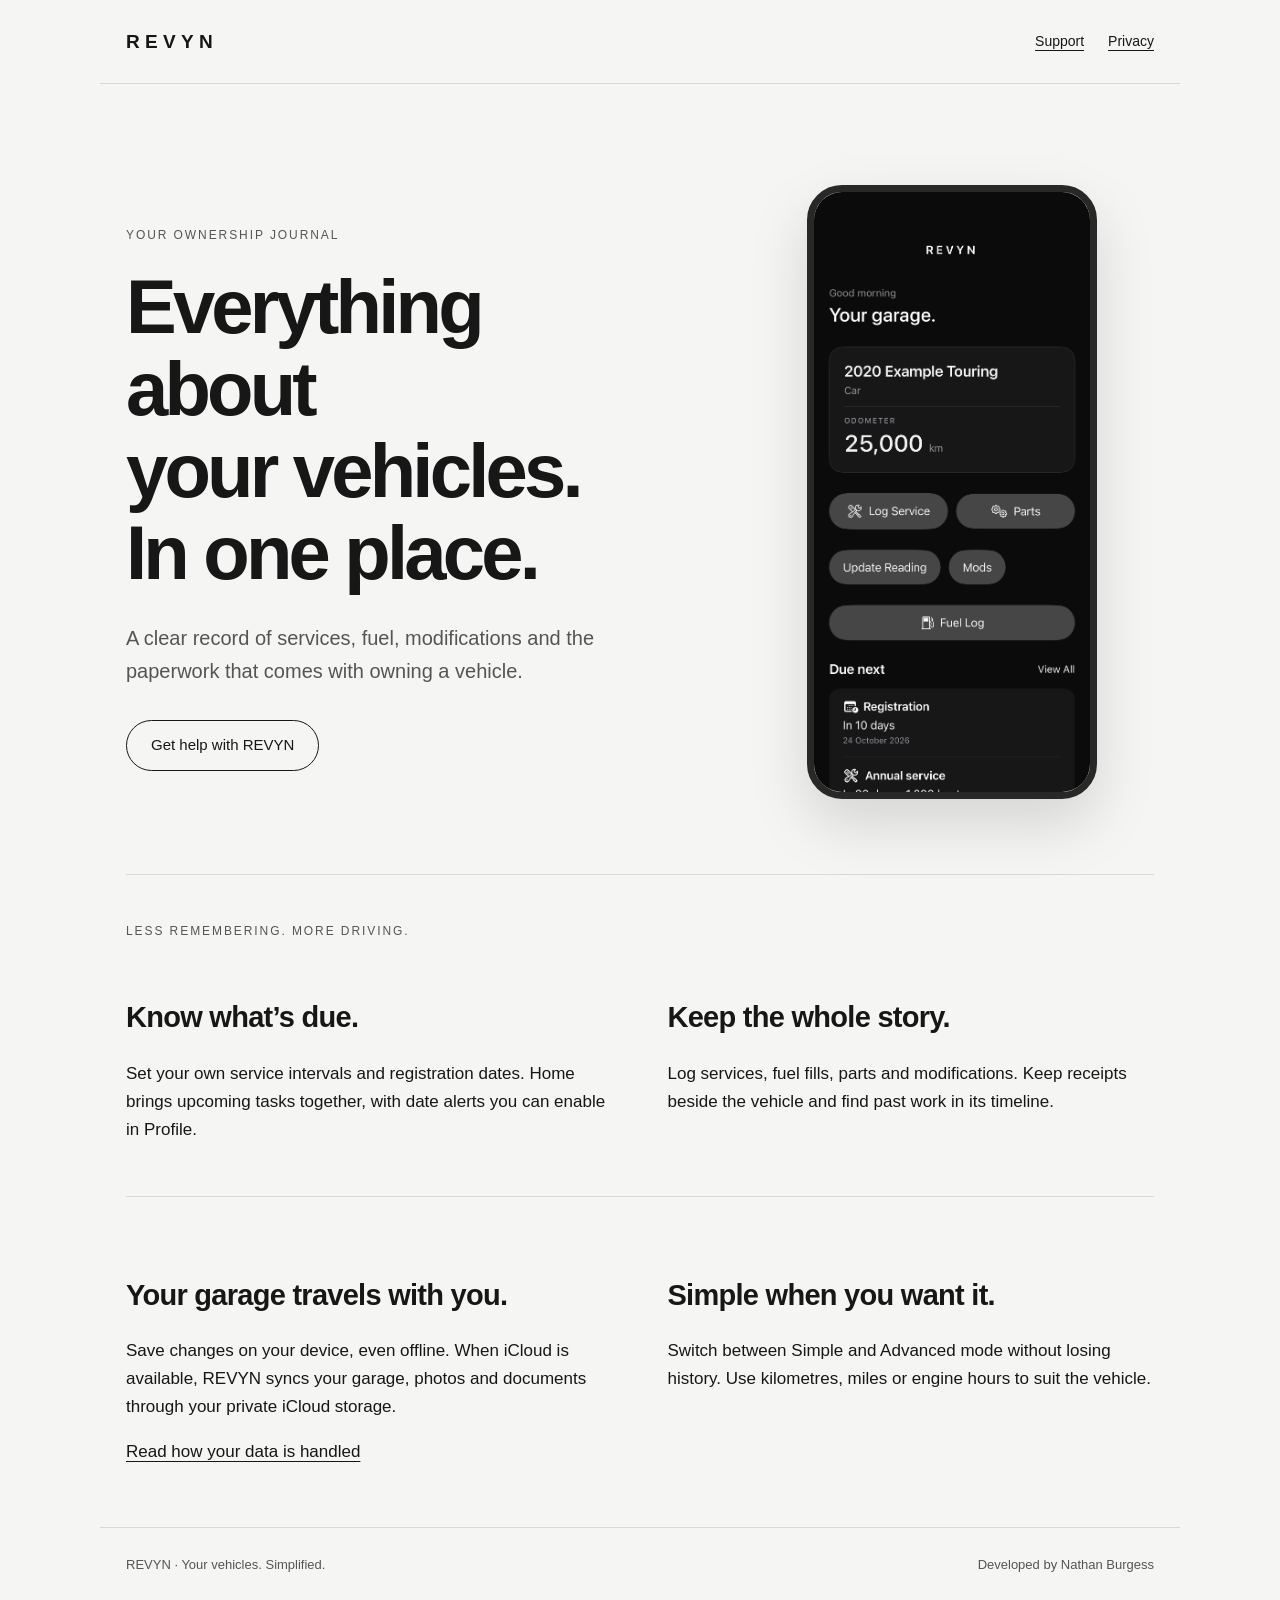
<file: index.html>
<!doctype html><html lang="en"><head><meta charset="utf-8"><meta name="viewport" content="width=device-width,initial-scale=1"><meta name="description" content="REVYN keeps services, fuel, modifications and receipts together in your personal vehicle garage."><meta name="color-scheme" content="light dark"><title>Your vehicles. Simplified. · REVYN</title><link rel="icon" href="./icon.png"><link rel="stylesheet" href="./style.css"></head><body><a class="skip" href="#main">Skip to content</a><header><a class="brand" href="./">REVYN</a><nav aria-label="Main navigation"><a href="./support.html">Support</a><a href="./privacy.html">Privacy</a></nav></header><main id="main"><section class="hero"><div><p class="eyebrow">Your ownership journal</p><h1>Everything about<br>your vehicles.<br>In one place.</h1><p class="lead">A clear record of services, fuel, modifications and the paperwork that comes with owning a vehicle.</p><a class="button" href="support.html">Get help with REVYN</a></div><img class="phone" src="home.png" alt="REVYN Home showing a saved vehicle, quick actions and upcoming registration reminders. Illustrative vehicle data."></section><section class="section"><p class="eyebrow">Less remembering. More driving.</p><div class="columns"><div><h2>Know what’s due.</h2><p>Set your own service intervals and registration dates. Home brings upcoming tasks together, with date alerts you can enable in Profile.</p></div><div><h2>Keep the whole story.</h2><p>Log services, fuel fills, parts and modifications. Keep receipts beside the vehicle and find past work in its timeline.</p></div></div></section><section class="section"><div class="columns"><div><h2>Your garage travels with you.</h2><p>Save changes on your device, even offline. When iCloud is available, REVYN syncs your garage, photos and documents through your private iCloud storage.</p><a href="privacy.html">Read how your data is handled</a></div><div><h2>Simple when you want it.</h2><p>Switch between Simple and Advanced mode without losing history. Use kilometres, miles or engine hours to suit the vehicle.</p></div></div></section></main><footer><span>REVYN · Your vehicles. Simplified.</span><span>Developed by Nathan Burgess</span></footer></body></html>
</file>
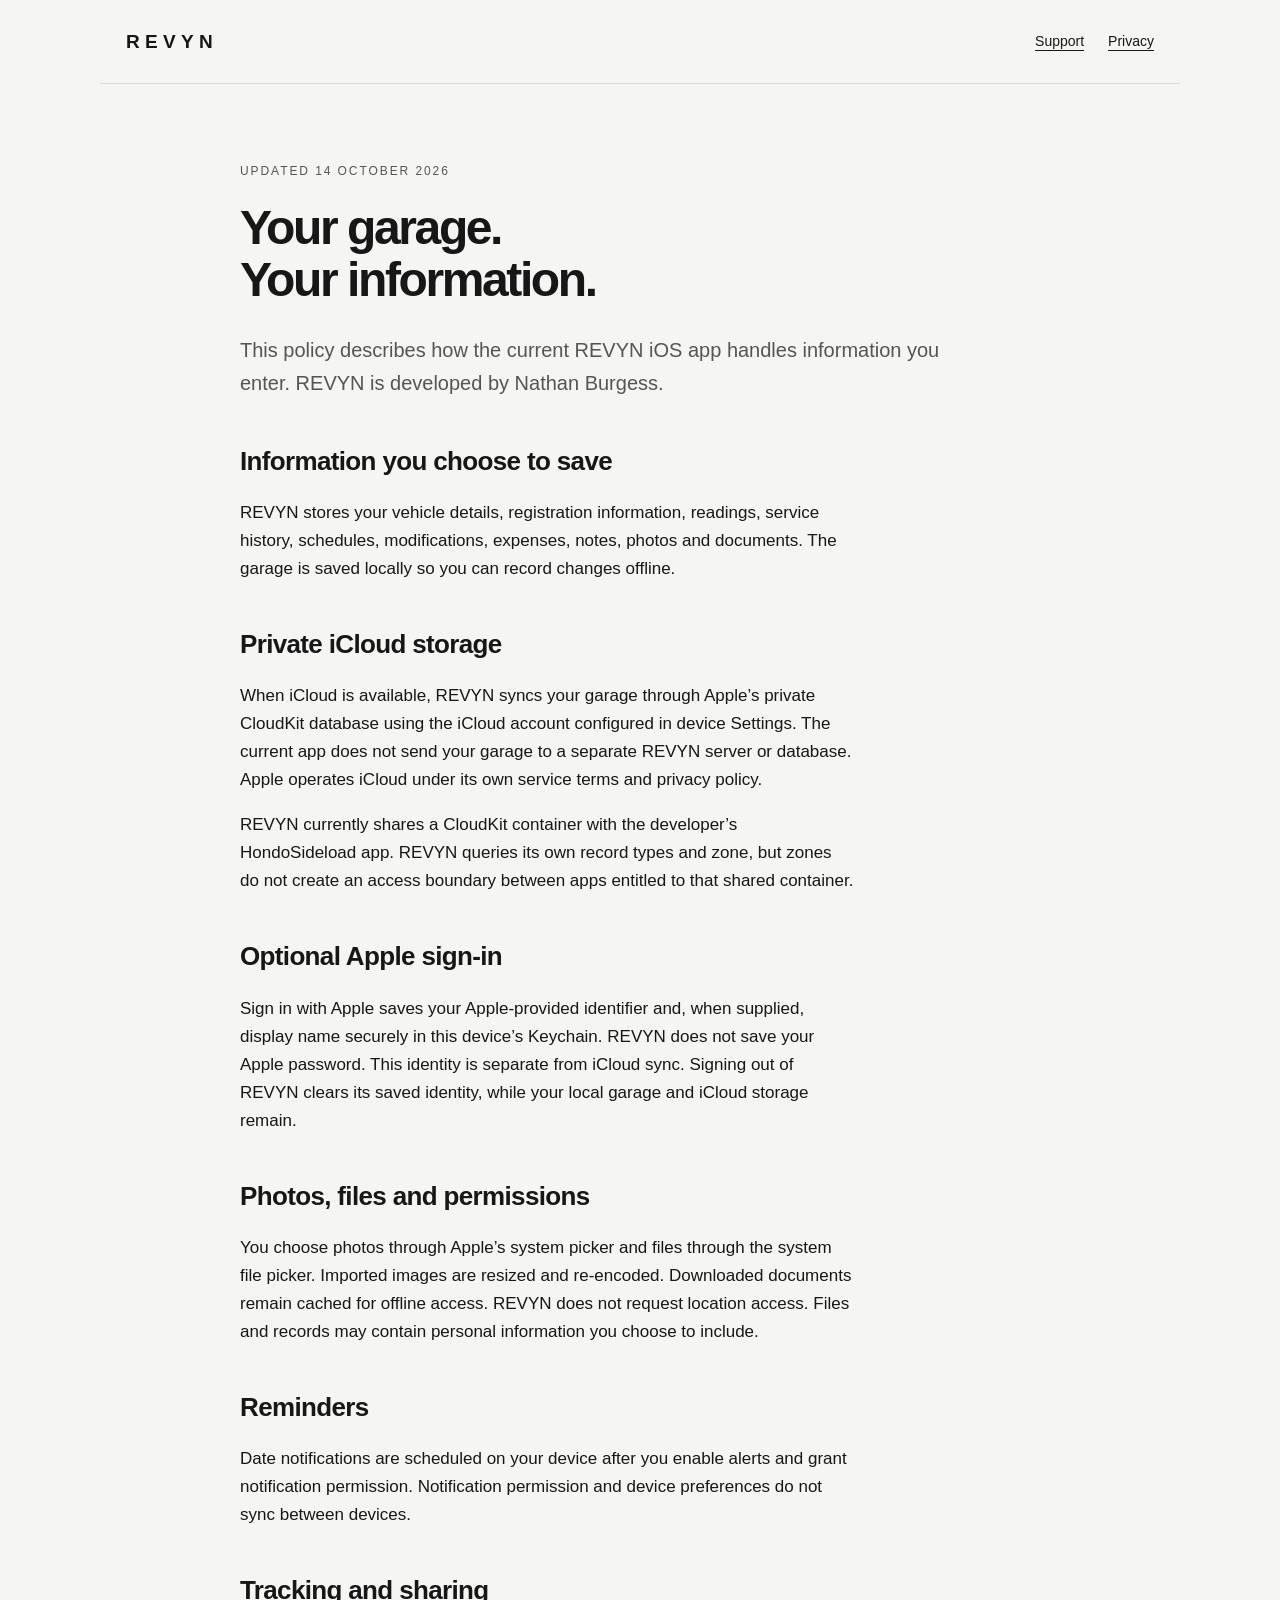
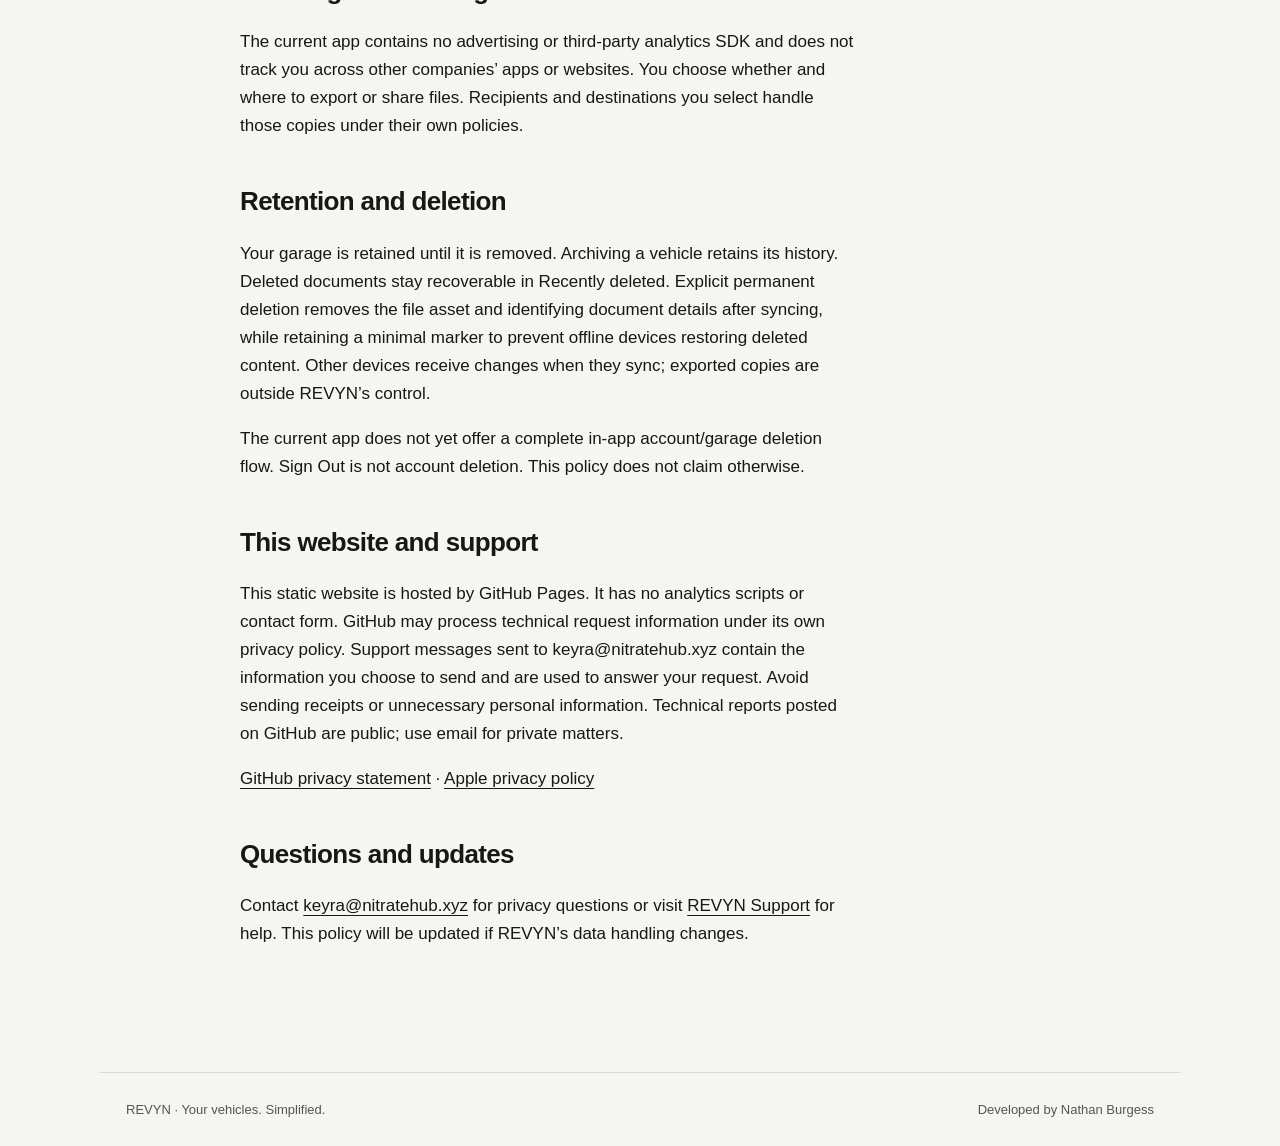
<file: privacy.html>
<!doctype html><html lang="en"><head><meta charset="utf-8"><meta name="viewport" content="width=device-width,initial-scale=1"><meta name="description" content="REVYN privacy policy: local garage storage, private iCloud sync, Apple sign-in, files, notifications and sharing."><meta name="color-scheme" content="light dark"><title>Privacy policy · REVYN</title><link rel="icon" href="./icon.png"><link rel="stylesheet" href="./style.css"></head><body><a class="skip" href="#main">Skip to content</a><header><a class="brand" href="./">REVYN</a><nav aria-label="Main navigation"><a href="./support.html">Support</a><a href="./privacy.html">Privacy</a></nav></header><main id="main"><article class="article"><p class="eyebrow">Updated 14 October 2026</p><h1>Your garage.<br>Your information.</h1><p class="lead">This policy describes how the current REVYN iOS app handles information you enter. REVYN is developed by Nathan Burgess.</p><h2>Information you choose to save</h2><p>REVYN stores your vehicle details, registration information, readings, service history, schedules, modifications, expenses, notes, photos and documents. The garage is saved locally so you can record changes offline.</p><h2>Private iCloud storage</h2><p>When iCloud is available, REVYN syncs your garage through Apple’s private CloudKit database using the iCloud account configured in device Settings. The current app does not send your garage to a separate REVYN server or database. Apple operates iCloud under its own service terms and privacy policy.</p><p>REVYN currently shares a CloudKit container with the developer’s HondoSideload app. REVYN queries its own record types and zone, but zones do not create an access boundary between apps entitled to that shared container.</p><h2>Optional Apple sign-in</h2><p>Sign in with Apple saves your Apple-provided identifier and, when supplied, display name securely in this device’s Keychain. REVYN does not save your Apple password. This identity is separate from iCloud sync. Signing out of REVYN clears its saved identity, while your local garage and iCloud storage remain.</p><h2>Photos, files and permissions</h2><p>You choose photos through Apple’s system picker and files through the system file picker. Imported images are resized and re-encoded. Downloaded documents remain cached for offline access. REVYN does not request location access. Files and records may contain personal information you choose to include.</p><h2>Reminders</h2><p>Date notifications are scheduled on your device after you enable alerts and grant notification permission. Notification permission and device preferences do not sync between devices.</p><h2>Tracking and sharing</h2><p>The current app contains no advertising or third-party analytics SDK and does not track you across other companies’ apps or websites. You choose whether and where to export or share files. Recipients and destinations you select handle those copies under their own policies.</p><h2>Retention and deletion</h2><p>Your garage is retained until it is removed. Archiving a vehicle retains its history. Deleted documents stay recoverable in Recently deleted. Explicit permanent deletion removes the file asset and identifying document details after syncing, while retaining a minimal marker to prevent offline devices restoring deleted content. Other devices receive changes when they sync; exported copies are outside REVYN’s control.</p><p>The current app does not yet offer a complete in-app account/garage deletion flow. Sign Out is not account deletion. This policy does not claim otherwise.</p><h2>This website and support</h2><p>This static website is hosted by GitHub Pages. It has no analytics scripts or contact form. GitHub may process technical request information under its own privacy policy. Support messages sent to keyra@nitratehub.xyz contain the information you choose to send and are used to answer your request. Avoid sending receipts or unnecessary personal information. Technical reports posted on GitHub are public; use email for private matters.</p><p><a href="https://docs.github.com/en/site-policy/privacy-policies/github-general-privacy-statement">GitHub privacy statement</a> · <a href="https://www.apple.com/legal/privacy/">Apple privacy policy</a></p><h2>Questions and updates</h2><p>Contact <a href="mailto:keyra@nitratehub.xyz">keyra@nitratehub.xyz</a> for privacy questions or visit <a href="./support.html">REVYN Support</a> for help. This policy will be updated if REVYN’s data handling changes.</p></article></main><footer><span>REVYN · Your vehicles. Simplified.</span><span>Developed by Nathan Burgess</span></footer></body></html>
</file>
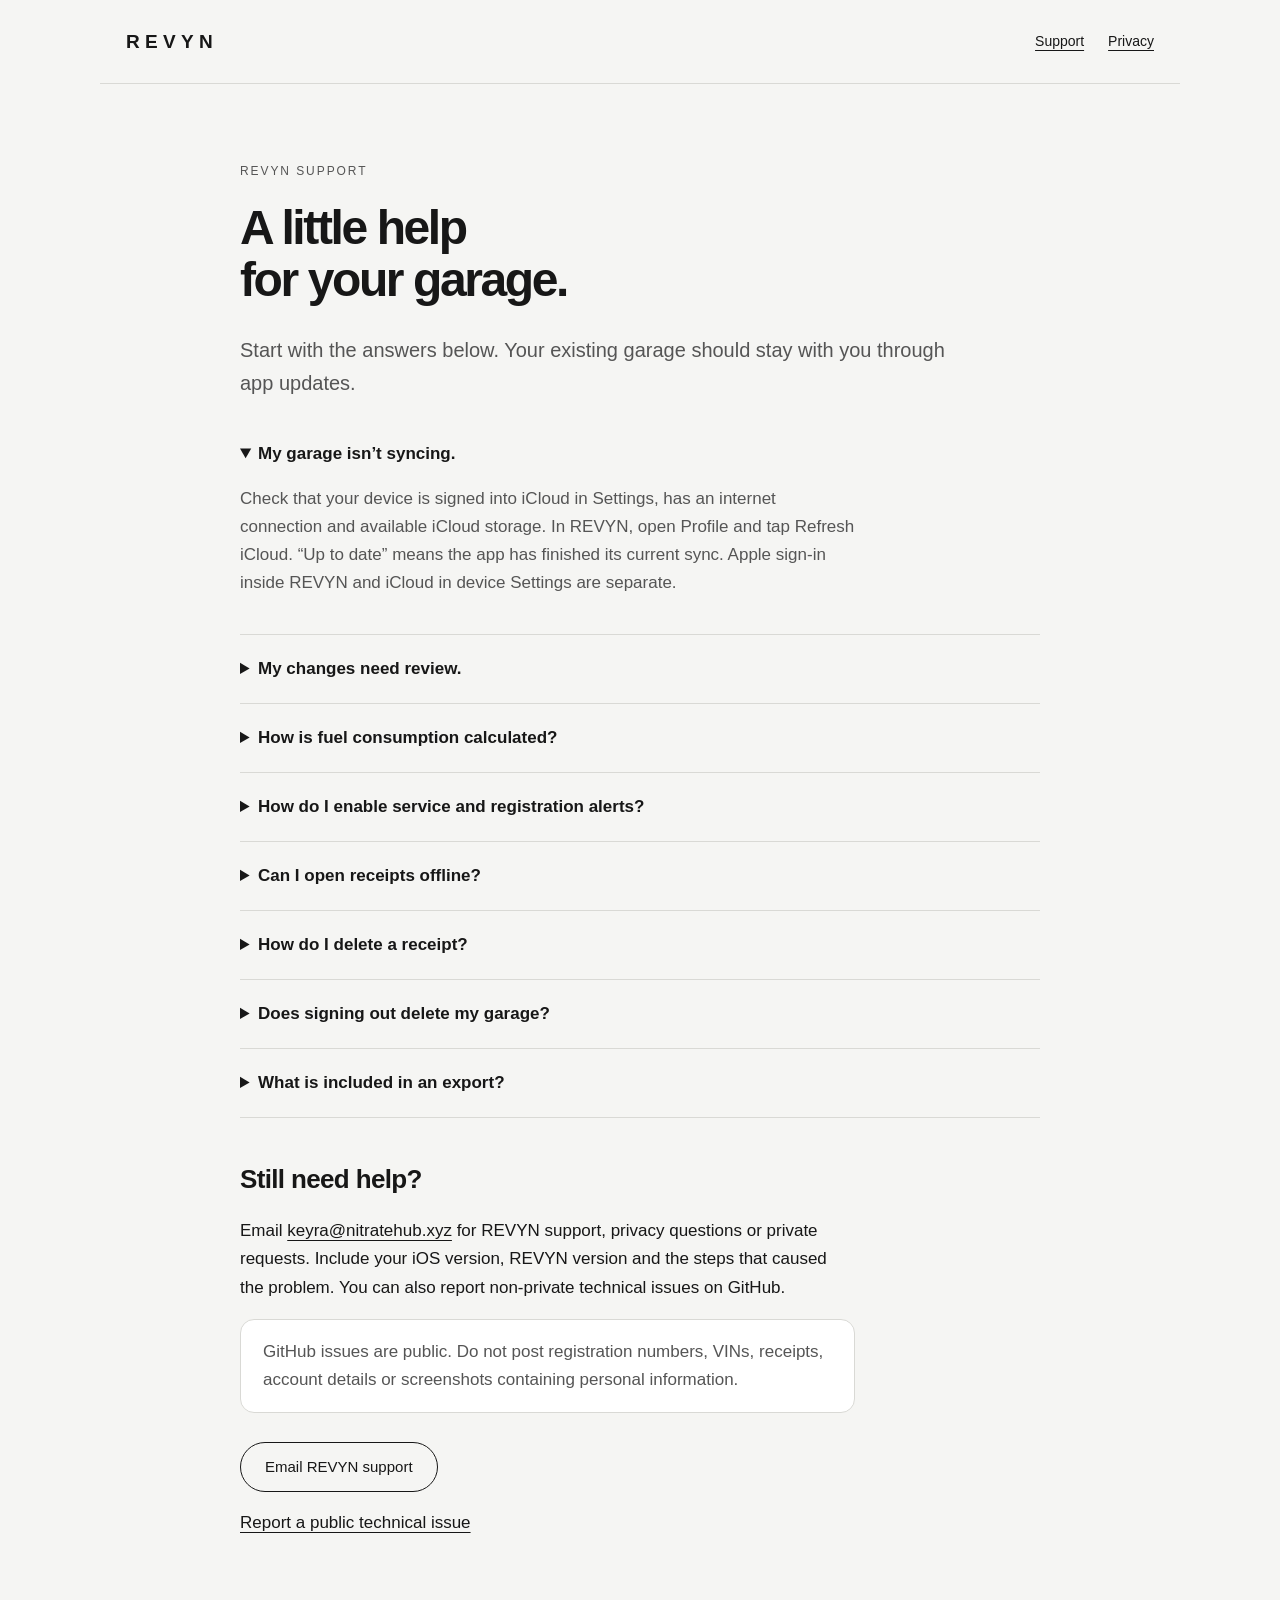
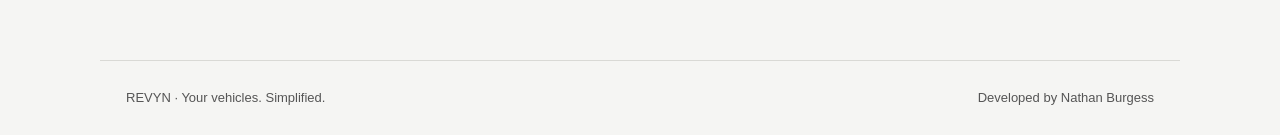
<file: support.html>
<!doctype html><html lang="en"><head><meta charset="utf-8"><meta name="viewport" content="width=device-width,initial-scale=1"><meta name="description" content="Help with REVYN iCloud sync, fuel consumption, service reminders, receipts and vehicle history."><meta name="color-scheme" content="light dark"><title>Support · REVYN</title><link rel="icon" href="./icon.png"><link rel="stylesheet" href="./style.css"></head><body><a class="skip" href="#main">Skip to content</a><header><a class="brand" href="./">REVYN</a><nav aria-label="Main navigation"><a href="./support.html">Support</a><a href="./privacy.html">Privacy</a></nav></header><main id="main"><article class="article"><p class="eyebrow">REVYN support</p><h1>A little help<br>for your garage.</h1><p class="lead">Start with the answers below. Your existing garage should stay with you through app updates.</p><details open><summary>My garage isn’t syncing.</summary><p>Check that your device is signed into iCloud in Settings, has an internet connection and available iCloud storage. In REVYN, open Profile and tap Refresh iCloud. “Up to date” means the app has finished its current sync. Apple sign-in inside REVYN and iCloud in device Settings are separate.</p></details><details><summary>My changes need review.</summary><p>Open Profile → Review Changes. Compare the saved device and iCloud versions before choosing which to keep. This can happen when the same vehicle is edited on devices while offline.</p></details><details><summary>How is fuel consumption calculated?</summary><p>Record two full fills with increasing odometer readings. REVYN includes partial fills between those full fills when calculating L/100 km. Tank capacity alone does not establish fuel consumption. Fuel economy is not estimated from engine hours.</p></details><details><summary>How do I enable service and registration alerts?</summary><p>Set a future due date in the vehicle’s schedule, choose its lead days and alert time, then enable Service &amp; registration alerts in Profile. Allow notifications in iOS Settings. Reading-based due status updates when you update the reading; it does not schedule a date notification on its own.</p></details><details><summary>Can I open receipts offline?</summary><p>Imported receipts and downloaded files stay cached on that device. A receipt first synced from another device needs a connection when opened for the first time. Import a readable PDF, image or UTF-8 text file up to 20 MB.</p></details><details><summary>How do I delete a receipt?</summary><p>Swipe left on the document and choose Delete. You can restore it from Recently deleted. Delete Permanently removes its file and identifying details after sync and cannot be undone. Exported copies remain at the destination you shared them to.</p></details><details><summary>Does signing out delete my garage?</summary><p>No. Signing out clears REVYN’s saved Apple identity on that device. The local garage remains, and iCloud still uses the account in device Settings. Archiving a vehicle also retains its history.</p></details><details><summary>What is included in an export?</summary><p>Export Vehicle History creates a JSON file containing vehicle details and history records. Original vehicle photos and receipt files are not embedded. Share original receipts separately from their preview.</p></details><h2>Still need help?</h2><p>Email <a href="mailto:keyra@nitratehub.xyz">keyra@nitratehub.xyz</a> for REVYN support, privacy questions or private requests. Include your iOS version, REVYN version and the steps that caused the problem. You can also report non-private technical issues on GitHub.</p><p class="note">GitHub issues are public. Do not post registration numbers, VINs, receipts, account details or screenshots containing personal information.</p><a class="button" href="mailto:keyra@nitratehub.xyz?subject=REVYN%20support">Email REVYN support</a> <p><a href="https://github.com/hondiddy/revyn-site/issues/new">Report a public technical issue</a></p></article></main><footer><span>REVYN · Your vehicles. Simplified.</span><span>Developed by Nathan Burgess</span></footer></body></html>
</file>
<file: style.css>
:root{color-scheme:light dark;--bg:#f5f5f3;--fg:#171717;--muted:#555;--line:#d9d9d5;--card:#fff}*{box-sizing:border-box}body{margin:0;background:var(--bg);color:var(--fg);font:17px/1.65 -apple-system,BlinkMacSystemFont,"Segoe UI",sans-serif}a{color:inherit;text-underline-offset:4px}a:hover{opacity:.75}a:focus-visible{outline:2px solid currentColor;outline-offset:5px}header,main,footer{max-width:1080px;margin:auto;padding:26px}header{display:flex;justify-content:space-between;align-items:center;border-bottom:1px solid var(--line)}.brand{font-size:19px;font-weight:750;letter-spacing:.28em;text-decoration:none}nav{display:flex;gap:24px;font-size:14px}.hero{display:grid;grid-template-columns:1.35fr 1fr;gap:80px;align-items:center;padding:75px 0}.eyebrow{font-size:12px;letter-spacing:.16em;text-transform:uppercase;color:var(--muted)}h1{font-size:clamp(42px,6vw,76px);line-height:1.08;letter-spacing:-.05em;font-weight:550;margin:20px 0 28px}h2{font-size:29px;line-height:1.25;letter-spacing:-.025em;margin-top:45px}h3{font-size:20px;line-height:1.4}p{max-width:65ch}.lead{font-size:20px;color:var(--muted)}.button{display:inline-block;border:1px solid var(--fg);border-radius:100px;padding:12px 24px;text-decoration:none;font-size:15px;margin-top:12px}.phone{width:100%;max-width:290px;display:block;margin:auto;border:7px solid #282828;border-radius:35px;box-shadow:0 25px 60px #0002}.section{padding:35px 0;border-top:1px solid var(--line)}.columns{display:grid;grid-template-columns:1fr 1fr;gap:55px}.article{max-width:800px;margin:auto;padding-top:40px;padding-bottom:80px}.article h1{font-size:48px}.article h2{font-size:26px}.note{padding:18px 22px;background:var(--card);border:1px solid var(--line);border-radius:14px;color:var(--muted)}details{padding:20px 0;border-bottom:1px solid var(--line)}summary{font-weight:600;cursor:pointer}details p{color:var(--muted)}footer{display:flex;justify-content:space-between;gap:20px;border-top:1px solid var(--line);font-size:13px;color:var(--muted)}.skip{position:absolute;left:20px;top:-90px}.skip:focus{top:10px;background:var(--card);padding:10px;z-index:10}@media(prefers-color-scheme:dark){:root{--bg:#101010;--fg:#f4f4f2;--muted:#aaa;--line:#333;--card:#191919}}@media(max-width:650px){header,main,footer{padding:20px}nav{gap:14px}.hero{grid-template-columns:1fr;gap:38px;padding:45px 0}.phone{max-width:240px}.columns{grid-template-columns:1fr;gap:10px}.article h1{font-size:40px}footer{flex-direction:column}}
</file>
